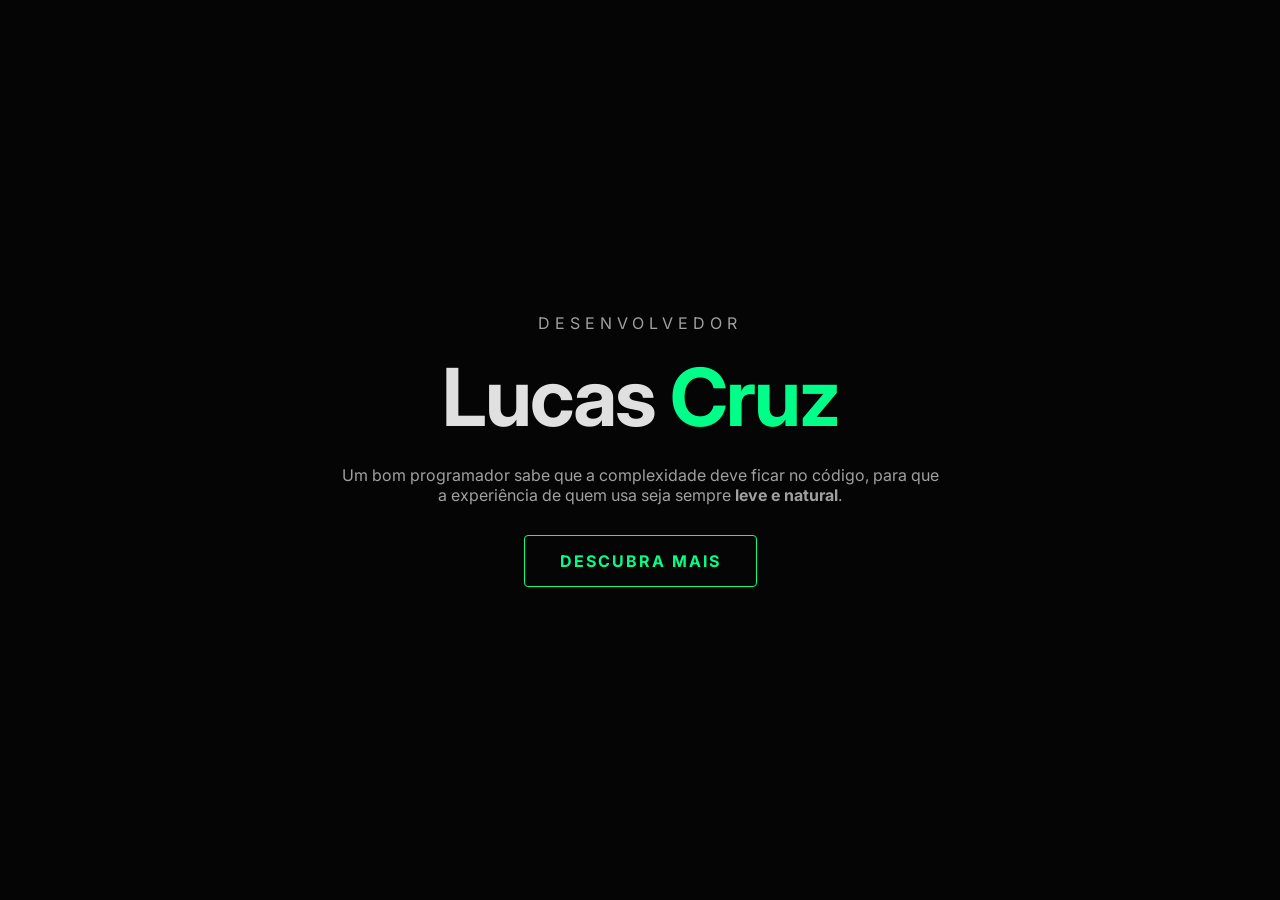
<file: index.html>
<!DOCTYPE html>
<html lang="pt-br">
<head>
    <meta charset="UTF-8">
    <meta name="viewport" content="width=device-width, initial-scale=1.0">
    <title>Lucas Cruz | Desenvolvedor</title>
    <link rel="preconnect" href="https://fonts.googleapis.com">
    <link href="https://fonts.googleapis.com/css2?family=Inter:wght@300;400;700&display=swap" rel="stylesheet">
    <link rel="shortcut icon" href="lucas.ico" type="image/x-icon">
    <link rel="stylesheet" href="index.css">
</head>
<body style="overflow: hidden;"> <header id="hero-header">
        <div class="container" style="position: relative; z-index: 2;">
            <p class="subtitle">Desenvolvedor</p>
            <h1>
                <span class="white-glow">Lucas</span> 
                <span class="accent">Cruz</span>
            </h1>
            <p style="color: var(--text-dim); margin: 0 auto 30px; max-width: 600px;">
                Um bom programador sabe que a complexidade deve ficar no código, para que a experiência de quem usa seja sempre <b>leve e natural</b>.
            </p>
            <a href="portifolio.html" class="btn">Descubra Mais</a>
        </div>
        <div class="cursor-glow"></div>
    </header>

    <script src="index.js"></script>
</body>
</html>
</file>
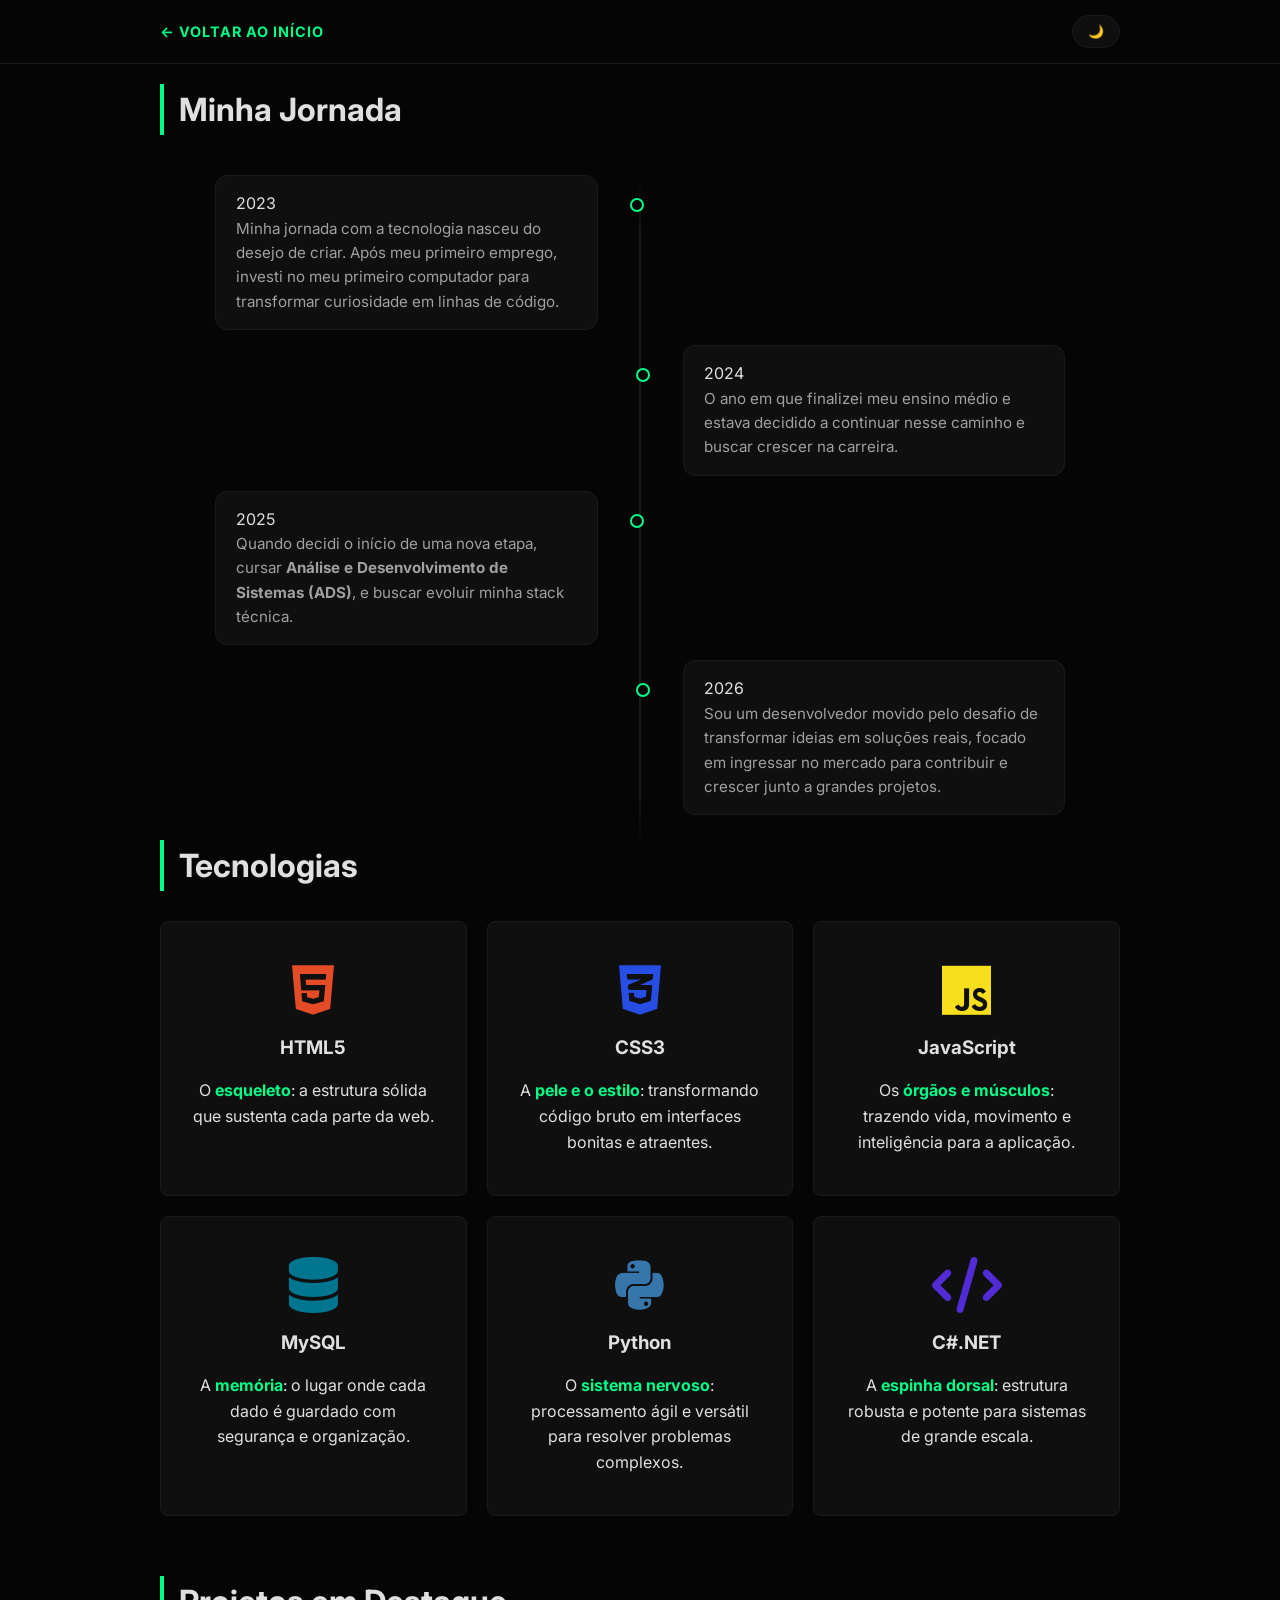
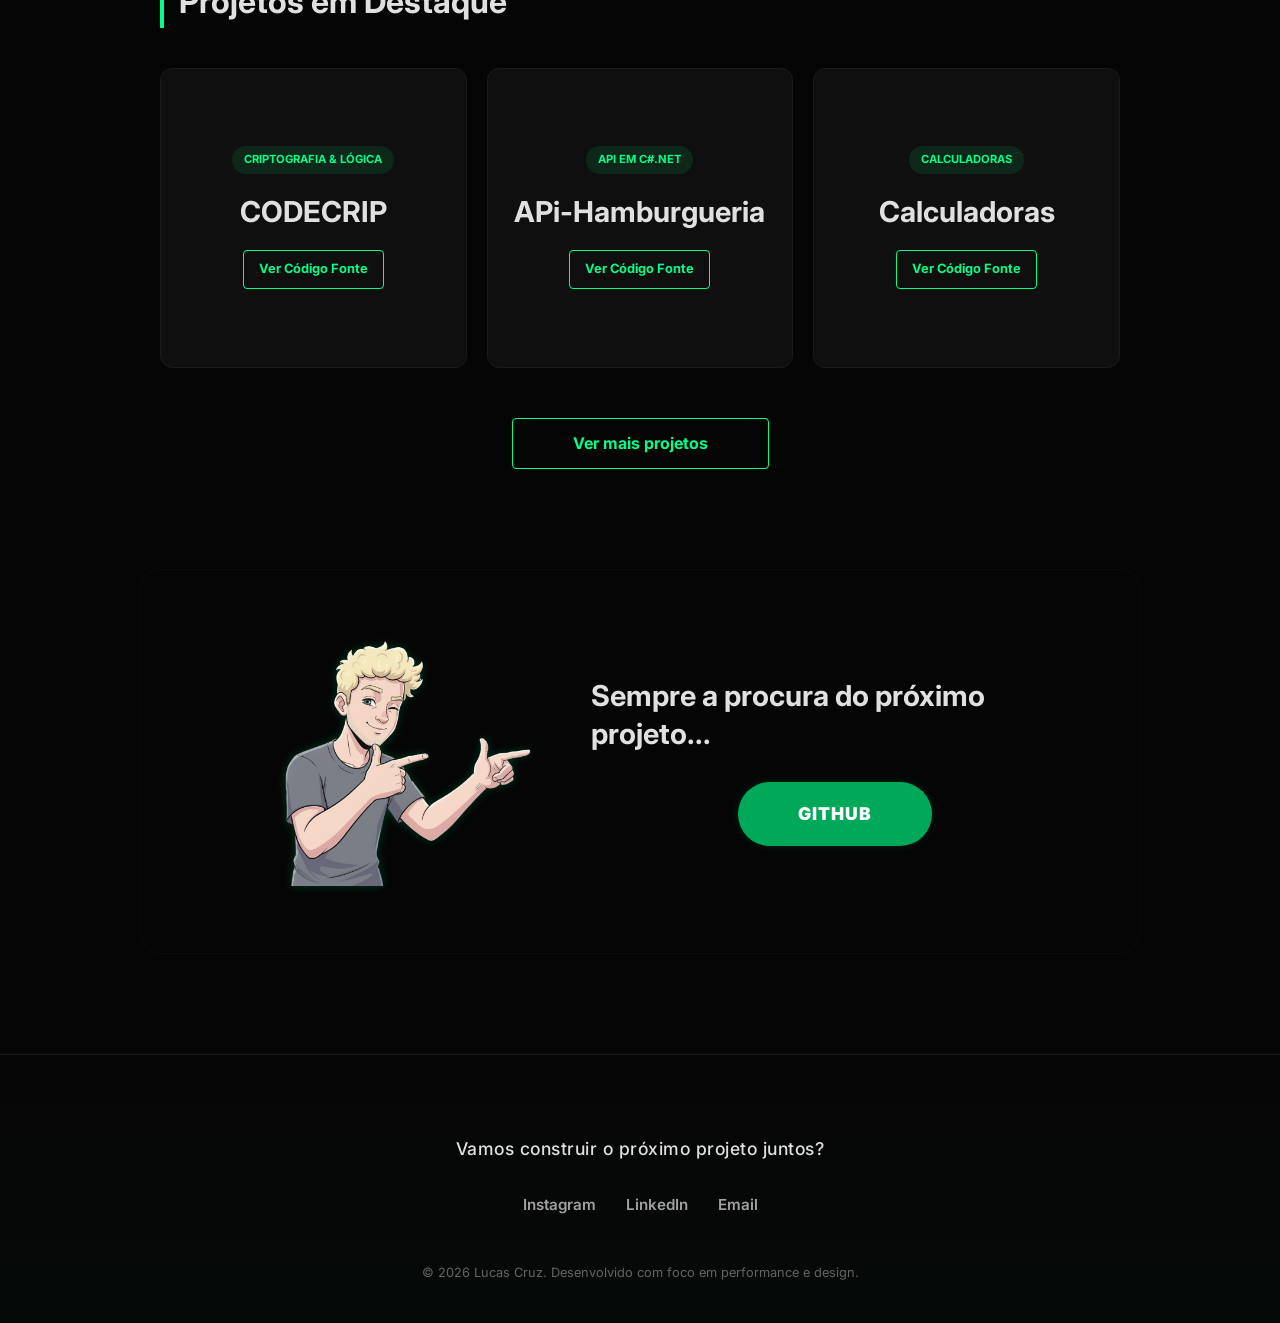
<file: portifolio.html>
<!DOCTYPE html>
<html lang="pt-br">
<head>
    <meta charset="UTF-8">
    <meta name="viewport" content="width=device-width, initial-scale=1.0">
    <title>Portfólio | Lucas Cruz</title>
    <link rel="preconnect" href="https://fonts.googleapis.com">
    <link href="https://fonts.googleapis.com/css2?family=Inter:wght@300;400;700&display=swap" rel="stylesheet">
    <link rel="stylesheet" href="https://cdnjs.cloudflare.com/ajax/libs/font-awesome/6.4.2/css/all.min.css">
    <link rel="shortcut icon" href="lucas.ico" type="image/x-icon">
    <link rel="stylesheet" href="portifolio.css">
</head>
<body>

<nav>
    <div class="container nav-content">
        <a href="index.html" class="back-link">← VOLTAR AO INÍCIO</a>
        <button id="theme-toggle" class="theme-btn">
            <span class="icon-sun">☀️</span>
            <span class="icon-moon">🌙</span>
        </button>
    </div>
</nav>

    <section id="sobre" class="container">
        <h2 style="margin-top: 20px;">Minha Jornada</h2>
        <div class="timeline">
            <div class="bloon left">
                <span class="time">2023</span>
                <p>Minha jornada com a tecnologia nasceu do desejo de criar. Após meu primeiro emprego, investi no meu primeiro computador para transformar curiosidade em linhas de código.</p>
            </div>
            <div class="bloon right">
                <span class="time">2024</span>
                <p>O ano em que finalizei meu ensino médio e estava decidido a continuar nesse caminho e buscar crescer na carreira.</p>
            </div>
            <div class="bloon left">
                <span class="time">2025</span>
                <p>Quando decidi o início de uma nova etapa, cursar <b>Análise e Desenvolvimento de Sistemas (ADS)</b>, e buscar evoluir minha stack técnica.</p>
            </div>
            <div class="bloon right">
                <span class="time">2026</span>
                <p>Sou um desenvolvedor movido pelo desafio de transformar ideias em soluções reais, focado em ingressar no mercado para contribuir e crescer junto a grandes projetos.</p>
            </div>
        </div>
    </section>

    <section id="techs" class="container">
        <h2>Tecnologias</h2>
        <div class="grid">
            <div class="card tech-card">
                <i class="fa-brands fa-html5" style="color: #e34c26;"></i>
                <h3>HTML5</h3>
                <p>O <b>esqueleto</b>: a estrutura sólida que sustenta cada parte da web.</p>
            </div>
            <div class="card tech-card">
                <i class="fa-brands fa-css3-alt" style="color: #264de4;"></i>
                <h3>CSS3</h3>
                <p>A <b>pele e o estilo</b>: transformando código bruto em interfaces bonitas e atraentes.</p>
            </div>
            <div class="card tech-card">
                <i class="fa-brands fa-js" style="color: #f7df1e;"></i>
                <h3>JavaScript</h3>
                <p>Os <b>órgãos e músculos</b>: trazendo vida, movimento e inteligência para a aplicação.</p>
            </div>
            <div class="card tech-card">
                <i class="fa-solid fa-database" style="color: #00758f;"></i>
                <h3>MySQL</h3>
                <p>A <b>memória</b>: o lugar onde cada dado é guardado com segurança e organização.</p>
            </div>
            <div class="card tech-card">
                <i class="fa-brands fa-python" style="color: #3776ab;"></i>
                <h3>Python</h3>
                <p>O <b>sistema nervoso</b>: processamento ágil e versátil para resolver problemas complexos.</p>
            </div>
            <div class="card tech-card">
                <i class="fa-solid fa-code" style="color: #512bd4;"></i>
                <h3>C#.NET</h3>
                <p>A <b>espinha dorsal</b>: estrutura robusta e potente para sistemas de grande escala.</p>
            </div>
        </div>
    </section>

    <section id="projetos" class="container">
        <h2 style="margin-top: 60px;">Projetos em Destaque</h2>
        
        <div class="projects-grid">
            <div class="project-card-flip">
                <div class="project-card-inner">
                    <div class="project-front">
                        <span class="project-tag">Criptografia & Lógica</span>
                        <h3>CODECRIP</h3>
                        <a href="https://github.com/Lucaslcz/CODECRIP" target="_blank" class="btn-source">Ver Código Fonte</a>
                    </div>
                    <div class="project-back">
                        <p>Aplicação especializada em segurança de dados simples, realizando criptografia via <b>Cifra de César</b> e geração de <b>Hashes</b>.</p>
                    </div>
                </div>
            </div>

            <div class="project-card-flip">
                <div class="project-card-inner">
                    <div class="project-front">
                        <span class="project-tag">API em C#.NET</span>
                        <h3>APi-Hamburgueria</h3>
                        <a href="https://github.com/Lucaslcz/API-Hamburgueria" target="_blank" class="btn-source">Ver Código Fonte</a>
                    </div>
                    <div class="project-back">
                        <p>Um <b>Sistema de simulação de pedidos</b> em uma Hamburgueria, desenvolvido em C#.NET.</p>
                    </div>
                </div>
            </div>

            <div class="project-card-flip">
                <div class="project-card-inner">
                    <div class="project-front">
                        <span class="project-tag">Calculadoras</span>
                        <h3>Calculadoras</h3>
                        <a href="https://github.com/Lucaslcz/CALCULADORAS" target="_blank" class="btn-source">Ver Código Fonte</a>
                    </div>
                    <div class="project-back">
                        <p>
                            Calculadora em <b>PYTHON</b><br>
                            Calculadora em <b>JAVASCRIPT</b><br>
                            Calculadora em <b>C#.NET</b>
                        </p>
                    </div>
                </div>
            </div>
        </div>

        <div class="more-projects">
            <a href="projetos.html" class="btn">Ver mais projetos</a>
        </div>
    </section>

    <section id="cta-github" class="container cta-section">
        <div class="cta-content">
            <div class="avatar-box">
                <img src="avatar.png" alt="Meu Avatar" class="my-avatar">
            </div>
            <div class="cta-text-box">
                <p>Sempre a procura do próximo projeto...</p>
                <a href="https://github.com/Lucaslcz" target="_blank" class="btn-neon">
                    GITHUB
                </a>
            </div>
        </div>
    </section>

    <footer>
        <div class="container">
            <p class="footer-status">Vamos construir o próximo projeto juntos?</p>
            <div class="social-links">
                <a href="https://www.instagram.com/lucas_c_d1/" target="_blank">Instagram</a>
                <a href="https://www.linkedin.com/in/lucas-da-cruz-dias" target="_blank">LinkedIn</a>
                <a href="javascript:void(0)" id="email-link">Email</a>
            </div>
            <p class="copyright">
                &copy; 2026 Lucas Cruz. Desenvolvido com foco em performance e design.
            </p>
        </div>
    </footer>

    <div id="email-modal" class="modal">
        <div class="modal-content">
            <span class="close-modal">&times;</span>
            <h3>Meu E-mail</h3>
            <p id="email-text">lucascruzdias8@gmail.com</p>
            <button onclick="copyEmail()" class="btn-copy">Copiar E-mail</button>
        </div>
    </div>

    <script src="portifolio.js"></script>
</body>
</html>
</file>
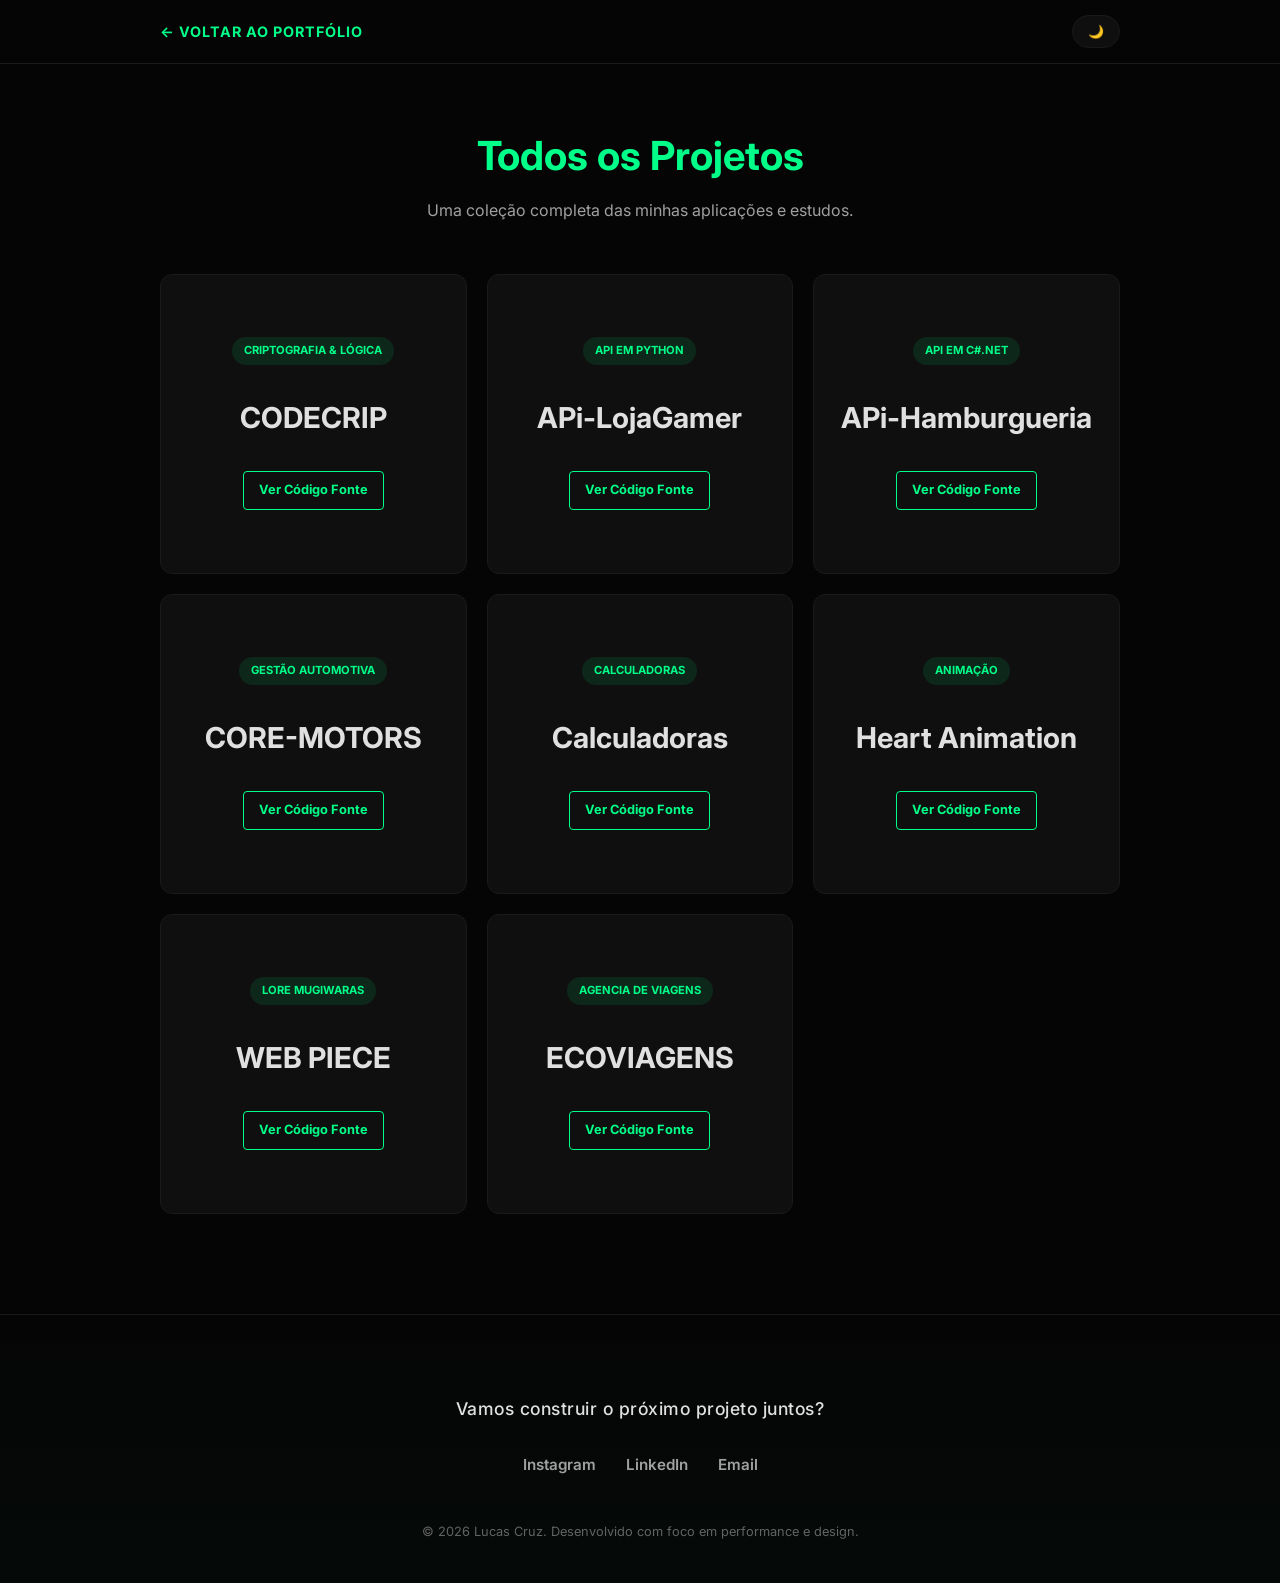
<file: projetos.html>
<!DOCTYPE html>
<html lang="pt-br">
<head>
    <meta charset="UTF-8">
    <meta name="viewport" content="width=device-width, initial-scale=1.0">
    <title>Meus Projetos | Lucas Cruz</title>
    <link rel="preconnect" href="https://fonts.googleapis.com">
    <link href="https://fonts.googleapis.com/css2?family=Inter:wght@300;400;700&display=swap" rel="stylesheet">
    <link rel="stylesheet" href="https://cdnjs.cloudflare.com/ajax/libs/font-awesome/6.4.2/css/all.min.css">
    <link rel="shortcut icon" href="lucas.ico" type="image/x-icon">
    <link rel="stylesheet" href="projetos.css">
    <link rel="stylesheet" href="portifolio.css">
</head>
<body>

    <nav>
        <div class="container nav-content">
            <a href="portifolio.html" class="back-link">← VOLTAR AO PORTFÓLIO</a>
            <button id="theme-toggle" class="theme-btn">
                <span class="icon-sun">☀️</span>
                <span class="icon-moon">🌙</span>
            </button>
        </div>
    </nav>

    <main class="container">
        <header class="section-header">
            <h1>Todos os Projetos</h1>
            <p>Uma coleção completa das minhas aplicações e estudos.</p>
        </header>

        <div class="projects-grid">
            
            <div class="project-card-flip">
                <div class="project-card-inner">
                    <div class="project-front">
                        <span class="project-tag">Criptografia & Lógica</span>
                        <h3>CODECRIP</h3>
                        <a href="https://github.com/Lucaslcz/CODECRIP" target="_blank" class="btn-source">Ver Código Fonte</a>
                    </div>
                    <div class="project-back">
                        <p>Aplicação especializada em segurança de dados simples, realizando criptografia via <b>Cifra de César</b> e geração de <b>Hashes</b>.</p>
                    </div>
                </div>
            </div>
            <div class="project-card-flip">
                <div class="project-card-inner">
                    <div class="project-front">
                        <span class="project-tag">API em Python</span>
                        <h3>APi-LojaGamer</h3>
                        <a href="https://github.com/Lucaslcz/API-LojaGamer" target="_blank" class="btn-source">Ver Código Fonte</a>
                    </div>
                    <div class="project-back">
                        <p>Um <b>Sistema de Gestão de Estoque</b> para uma Loja Gamer 24h, desenvolvido em Python.</p>
                    </div>
                </div>
            </div>

            <div class="project-card-flip">
                <div class="project-card-inner">
                    <div class="project-front">
                        <span class="project-tag">API em C#.NET</span>
                        <h3>APi-Hamburgueria</h3>
                        <a href="https://github.com/Lucaslcz/API-Hamburgueria" target="_blank" class="btn-source">Ver Código Fonte</a>
                    </div>
                    <div class="project-back">
                        <p>Um <b>Sistema de simulação de pedidos</b> em uma Hamburgueria, desenvolvido em C#.NET.</p>
                    </div>
                </div>
            </div>

            <div class="project-card-flip">
                <div class="project-card-inner">
                    <div class="project-front">
                        <span class="project-tag">Gestão Automotiva</span>
                        <h3>CORE-MOTORS</h3>
                        <a href="https://github.com/Lucaslcz/CORE-MOTORS" target="_blank" class="btn-source">Ver Código Fonte</a>
                    </div>
                    <div class="project-back">
                        <p><b>Banco de dados para análise comparativa</b> de modelos de veículos, desenvolvido para ajudar você na escolha do seu próximo carro.</p>
                    </div>
                </div>
            </div>

            <div class="project-card-flip">
                <div class="project-card-inner">
                    <div class="project-front">
                        <span class="project-tag">Calculadoras</span>
                        <h3>Calculadoras</h3>
                        <a href="https://github.com/Lucaslcz/CALCULADORAS" target="_blank" class="btn-source">Ver Código Fonte</a>
                    </div>
                    <div class="project-back">
                        <p>
                            Calculadora em <b>PYTHON</b><br>
                            Calculadora em <b>JAVASCRIPT</b><br>
                            Calculadora em <b>C#.NET</b>
                        </p>
                    </div>
                </div>
            </div>

            <div class="project-card-flip">
                <div class="project-card-inner">
                    <div class="project-front">
                        <span class="project-tag">Animação</span>
                        <h3>Heart Animation</h3>
                        <a href="https://github.com/Lucaslcz/Heart-Animation" target="_blank" class="btn-source">Ver Código Fonte</a>
                    </div>
                    <div class="project-back">
                        <p>Animação de um coração em python</p>
                    </div>
                </div>
            </div>
        
            <div class="project-card-flip">
                <div class="project-card-inner">
                    <div class="project-front">
                        <span class="project-tag">Lore Mugiwaras</span>
                        <h3>WEB PIECE</h3>
                        <a href="https://github.com/Lucaslcz/WEB-PIECE" target="_blank" class="btn-source">Ver Código Fonte</a>
                    </div>
                    <div class="project-back">
                        <p>Este projeto mergulha nos históricos e passados ​​emocionais dos Mugiwaras de One Piece. Com detalhes das perdas, traumas e sonhos iniciais de cada membro da tripulação, mostrando como essas experiências moldaram suas personalidades e realizaram o vínculo inquebrável que os move. É uma análise da fundação do bando do Chapéu de Palha..</p>
                    </div>
                </div>
            </div>

           <div class="project-card-flip">
                <div class="project-card-inner">
                    <div class="project-front">
                        <span class="project-tag">Agencia de Viagens</span>
                        <h3>ECOVIAGENS</h3>
                        <a href="https://github.com/Lucaslcz/ECOVIAGENS" target="_blank" class="btn-source">Ver Código Fonte</a>
                    </div>
                    <div class="project-back">
                        <p>Uma Agencia de viagens com foco em unir grandes momentos ao seu bolso</p>
                    </div>
                </div>
            </div

        </div>
    </main>

    <footer>
        <div class="container">
            <p class="footer-status">Vamos construir o próximo projeto juntos?</p>
            <div class="social-links">
                <a href="https://www.instagram.com/lucas_c_d1/" target="_blank">Instagram</a>
                <a href="https://www.linkedin.com/in/lucas-da-cruz-dias" target="_blank">LinkedIn</a>
                <a href="javascript:void(0)" id="email-link">Email</a>
            </div>
            <p class="copyright">
                &copy; 2026 Lucas Cruz. Desenvolvido com foco em performance e design.
            </p>
        </div>
    </footer>

    <div id="email-modal" class="modal">
        <div class="modal-content">
            <span class="close-modal">&times;</span>
            <h3>Meu E-mail</h3>
            <p id="email-text">lucascruzdias8@gmail.com</p>
            <button onclick="copyEmail()" class="btn-copy">Copiar E-mail</button>
        </div>
    </div>

    <script src="portifolio.js"></script>
    <script src="projetos.js"></script>

</body>
</html>
</file>
<file: index.css>
:root {
    --bg: #050505;
    --primary: #00ff88;
    --text: #e0e0e0;
    --text-dim: #a0a0a0;
    --mouse-x: 50%;
    --mouse-y: 50%;
}

* { 
    margin: 0; 
    padding: 0; 
    box-sizing: border-box; 
}

body {
    background-color: var(--bg);
    color: var(--text);
    font-family: 'Inter', sans-serif;
    overflow: hidden;
}

header {
    height: 100vh;
    width: 100%;
    display: flex;
    flex-direction: column;
    justify-content: center;
    align-items: center;
    text-align: center;
    position: relative;
    background: var(--bg);
}

.cursor-glow {
    position: absolute;
    top: 0;
    left: 0;
    width: 100%;
    height: 100%;
    pointer-events: none;
    z-index: 1;
    opacity: 0;
    transition: opacity 0.5s ease;
    background: radial-gradient(
        circle 250px at var(--mouse-x) var(--mouse-y), 
        rgba(0, 255, 136, 0.1), 
        transparent 80%
    );
}

header:hover .cursor-glow {
    opacity: 1;
}

.container {
    position: relative;
    z-index: 2;
    max-width: 800px;
    padding: 0 20px;
}

.subtitle {
    font-size: 1rem;
    color: var(--text-dim);
    letter-spacing: 5px;
    text-transform: uppercase;
    margin-bottom: 15px;
}

h1 {
    font-size: clamp(3rem, 10vw, 5rem);
    font-weight: 700;
    letter-spacing: -2px;
    margin-bottom: 20px;
    cursor: default;
    transition: all 0.3s ease;
}

.white-glow, .accent {
    display: inline-block;
    transition: all 0.3s ease;
}

.white-glow { color: var(--text); }
.accent { color: var(--primary); }

h1:has(.white-glow:hover) .white-glow,
h1:has(.white-glow:hover) .accent {
    color: #ffffff;
    text-shadow: 0 0 20px rgba(255, 255, 255, 0.6), 0 0 40px rgba(255, 255, 255, 0.2);
}

h1:has(.accent:hover) .white-glow,
h1:has(.accent:hover) .accent {
    color: var(--primary);
    text-shadow: 0 0 20px rgba(0, 255, 136, 0.8), 0 0 40px rgba(0, 255, 136, 0.3);
}

.description {
    color: var(--text-dim);
    margin: 0 auto 35px;
    max-width: 550px;
    line-height: 1.6;
}

.btn {
    padding: 15px 35px;
    border: 1px solid var(--primary);
    color: var(--primary);
    text-decoration: none;
    font-weight: bold;
    text-transform: uppercase;
    letter-spacing: 2px;
    border-radius: 4px;
    transition: 0.3s ease;
    display: inline-block;
    position: relative;
    z-index: 10;
}

.btn:hover {
    background: var(--primary);
    color: var(--bg);
    box-shadow: 0 0 30px rgba(0, 255, 136, 0.4);
    transform: translateY(-3px);
}
</file>
<file: portifolio.css>
:root {
    --bg: #050505;
    --card-bg: #0f0f0f;
    --primary: #00ff88;
    --text: #e0e0e0;
    --text-dim: #a0a0a0;
    --border: #1a1a1a;
    --accent-green: #00a85a;
}

body.light-mode {
    --bg: #f5f5f5;
    --card-bg: #ffffff;
    --text: #1a1a1a;
    --text-dim: #444444;
    --primary: #00a85a;
    --border: #dddddd;
}

* { 
    margin: 0; 
    padding: 0; 
    box-sizing: border-box; 
}

body {
    background-color: var(--bg);
    color: var(--text);
    font-family: 'Inter', sans-serif;
    line-height: 1.6;
    transition: background-color 0.3s, color 0.3s;
}

.container { 
    max-width: 1000px; 
    margin: 0 auto; 
    padding: 0 20px; 
}

nav {
    background: var(--bg);
    border-bottom: 1px solid var(--border);
    position: sticky;
    top: 0;
    z-index: 100;
    padding: 15px 0;
}

.nav-content {
    display: flex;
    justify-content: space-between;
    align-items: center;
}

.back-link {
    color: var(--primary);
    text-decoration: none;
    font-weight: bold;
    font-size: 0.9rem;
    letter-spacing: 1px;
}

.theme-btn {
    background: var(--card-bg);
    border: 1px solid var(--border);
    color: var(--text);
    padding: 8px 15px;
    cursor: pointer;
    border-radius: 20px;
    font-size: 0.8rem;
    display: flex;
    align-items: center;
    gap: 10px;
}

.theme-btn .icon-sun { display: none; }
body.light-mode .theme-btn .icon-sun { display: inline; }
body.light-mode .theme-btn .icon-moon { display: none; }

section { 
    padding: 120px 0 60px 0; 
}

h2 { 
    font-size: 2rem; 
    margin-bottom: 30px; 
    border-left: 4px solid var(--primary); 
    padding-left: 15px; 
    display: block;
}

.timeline {
    position: relative;
    margin: 0 auto;
    max-width: 850px;
    padding: 10px 0;
}

.timeline::before {
    content: '';
    position: absolute;
    left: 50%;
    width: 2px;
    height: 100%;
    background: linear-gradient(to bottom, transparent, var(--border) 10%, var(--border) 90%, transparent);
    transform: translateX(-50%);
}

.bloon {
    position: relative;
    width: 45%;
    padding: 15px 20px;
    background: var(--card-bg);
    border: 1px solid var(--border);
    border-radius: 12px;
    margin-bottom: 15px;
    transition: 0.3s cubic-bezier(0.175, 0.885, 0.32, 1.275);
    z-index: 1;
}

.bloon:hover {
    border-color: var(--primary);
    transform: scale(1.03);
}

.bloon::before {
    content: '';
    position: absolute;
    top: 22px;
    width: 10px;
    height: 10px;
    background: var(--bg);
    border: 2px solid var(--primary);
    border-radius: 50%;
    z-index: 2;
}

.year-tag {
    font-weight: 800;
    color: var(--primary);
    font-size: 0.85rem;
    display: block;
    margin-bottom: 5px;
}

.bloon.left { float: left; clear: both; text-align: left; }
.bloon.left::before { right: -12.5%; }

.bloon.right { float: right; clear: both; text-align: left; }
.bloon.right::before { left: -12.5%; }

.bloon p { font-size: 0.95rem; color: var(--text-dim); }

.timeline::after { content: ""; display: table; clear: both; }

.grid { 
    display: grid; 
    grid-template-columns: repeat(auto-fit, minmax(280px, 1fr)); 
    gap: 20px; 
}

.tech-card {
    background: var(--card-bg);
    padding: 40px 30px;
    border-radius: 8px;
    border: 1px solid var(--border);
    transition: 0.3s ease;
    text-align: center;
    display: flex;
    flex-direction: column;
    align-items: center;
    gap: 15px;
}

.tech-card i {
    font-size: 3.5rem;
    transition: 0.4s cubic-bezier(0.175, 0.885, 0.32, 1.275);
    display: block;
}

.tech-card:hover {
    border-color: var(--primary);
    transform: translateY(-5px);
}

.tech-card:hover i {
    transform: scale(1.2) rotate(8deg);
}

.tech-card p b {
    color: var(--primary);
}

.projects-grid {
    display: grid;
    grid-template-columns: repeat(auto-fit, minmax(300px, 1fr));
    gap: 20px;
    margin-top: 40px;
}

.project-card-flip {
    background-color: transparent;
    height: 300px;
    perspective: 1000px;
}

.project-card-inner {
    position: relative;
    width: 100%;
    height: 100%;
    text-align: center;
    transition: transform 0.6s;
    transform-style: preserve-3d;
    cursor: pointer;
}

.project-card-inner.flipped {
    transform: rotateY(180deg);
}

.project-front, .project-back {
    position: absolute;
    width: 100%;
    height: 100%;
    backface-visibility: hidden;
    display: flex;
    flex-direction: column;
    align-items: center;
    justify-content: center;
    border-radius: 12px;
    border: 1px solid var(--border);
    padding: 20px;
}

.project-front {
    background-color: var(--card-bg);
}

.project-back {
    background-color: var(--primary);
    color: #050505;
    transform: rotateY(180deg);
}

.project-back p {
    font-weight: 600;
    line-height: 1.4;
}

.project-front h3 {
    font-size: 1.8rem;
    margin: 15px 0;
}

.project-tag {
    font-size: 0.7rem;
    background: rgba(0, 255, 136, 0.1);
    color: var(--primary);
    padding: 5px 12px;
    border-radius: 20px;
    font-weight: bold;
    text-transform: uppercase;
}

.btn-source {
    padding: 8px 15px;
    border: 1px solid var(--primary);
    color: var(--primary);
    text-decoration: none;
    font-size: 0.8rem;
    font-weight: bold;
    border-radius: 4px;
    transition: 0.3s;
}

.btn-source:hover {
    background: var(--primary);
    color: #050505;
}

.more-projects {
    text-align: center;
    margin-top: 50px;
}

.btn {
    padding: 12px 60px;
    min-width: 250px;
    border: 1px solid var(--primary);
    color: var(--primary);
    text-decoration: none;
    font-weight: bold;
    border-radius: 4px;
    display: inline-block;
    transition: 0.3s;
    text-align: center;
}

.btn:hover {
    background: var(--primary);
    color: var(--bg);
}

.cta-section {
    padding: 100px 0;
    overflow: hidden;
}

.cta-content {
    display: flex;
    align-items: center;
    justify-content: center;
    gap: 40px;
    background: transparent;
    border-radius: 20px;
    padding: 60px;
    border: 1px solid rgba(26, 26, 26, 0.3);
}

.avatar-box {
    flex: 0 0 auto;
}

.my-avatar {
    max-width: 350px;
    height: auto;
    filter: drop-shadow(0 0 5px rgba(0, 255, 136, 0.2)); 
}

.cta-text-box {
    flex: 1;
    display: flex;
    flex-direction: column;
    align-items: flex-start;
    text-align: left;
}

.cta-text-box p {
    font-size: 1.8rem;
    font-weight: 700;
    margin-bottom: 30px;
    line-height: 1.3;
    color: var(--text);
}

.btn-neon {
    display: flex;
    align-items: center;
    justify-content: center;
    align-self: center;
    padding: 18px 60px;
    background-color: var(--accent-green);
    color: #fff;
    text-decoration: none;
    font-weight: 900;
    font-size: 1.1rem;
    border-radius: 50px;
    letter-spacing: 1px;
    box-shadow: 0 0 8px rgba(0, 168, 90, 0.2);
    transition: 0.4s cubic-bezier(0.175, 0.885, 0.32, 1.275);
}

.btn-neon i {
    font-size: 1.4rem;
}

.btn-neon:hover {
    transform: scale(1.05);
    box-shadow: 0 0 15px rgba(0, 168, 90, 0.4);
    filter: brightness(1.1);
}

footer { 
    text-align: center; 
    padding: 80px 0 40px 0; 
    border-top: 1px solid var(--border);
    background: linear-gradient(to bottom, transparent, rgba(0, 255, 136, 0.02));
}

.footer-status {
    font-size: 1.1rem;
    color: var(--text);
    font-weight: 500;
    margin-bottom: 25px;
    letter-spacing: 0.5px;
}

.social-links {
    display: flex;
    justify-content: center;
    gap: 30px;
    margin-bottom: 40px;
}

.social-links a { 
    color: var(--text-dim); 
    text-decoration: none; 
    font-weight: 600;
    font-size: 0.95rem;
    transition: 0.3s ease;
    position: relative;
    padding: 5px 0;
}

.social-links a::after {
    content: '';
    position: absolute;
    bottom: 0;
    left: 0;
    width: 0;
    height: 2px;
    background-color: var(--accent-green);
    transition: 0.3s ease;
}

.social-links a:hover { 
    color: var(--accent-green); 
}

.social-links a:hover::after {
    width: 100%;
}

.copyright {
    font-size: 0.8rem;
    color: var(--text-dim);
    opacity: 0.6;
    margin-top: 30px;
}

.modal {
    display: none;
    position: fixed;
    z-index: 1000;
    left: 0;
    top: 0;
    width: 100%;
    height: 100%;
    background-color: rgba(0, 0, 0, 0.8);
    backdrop-filter: blur(5px);
    align-items: center;
    justify-content: center;
}

.modal-content {
    background-color: var(--card-bg);
    padding: 40px;
    border: 1px solid var(--accent-green);
    border-radius: 20px;
    text-align: center;
    position: relative;
    max-width: 400px;
    width: 90%;
    box-shadow: 0 10px 30px rgba(0,0,0,0.5);
}

.close-modal {
    position: absolute;
    right: 20px;
    top: 15px;
    font-size: 24px;
    cursor: pointer;
    color: var(--text-dim);
}

.close-modal:hover { color: var(--accent-green); }

.modal-content h3 { margin-bottom: 15px; color: var(--accent-green); }

.modal-content p {
    font-size: 1.1rem;
    margin-bottom: 25px;
    word-break: break-all;
}

.btn-copy {
    background: var(--accent-green);
    color: white;
    border: none;
    padding: 10px 20px;
    border-radius: 8px;
    cursor: pointer;
    font-weight: bold;
    transition: 0.3s;
}

.btn-copy:hover { filter: brightness(1.2); }

@media (max-width: 850px) {
    section { padding: 80px 0 40px 0; }
    .timeline::before { left: 10px; }
    .bloon { width: calc(100% - 40px); float: right !important; text-align: left !important; }
    .bloon::before { left: -32px !important; }
    .projects-grid { grid-template-columns: 1fr; }
    .cta-content { flex-direction: column; text-align: center; padding: 40px 20px; gap: 30px; }
    .avatar-box { justify-content: center; }
    .cta-text-box { align-items: center; text-align: center; }
    .my-avatar { max-width: 260px; }
    .social-links { gap: 15px; flex-wrap: wrap; }
}
</file>
<file: projetos.css>
:root {
    --bg: #050505;
    --card-bg: #0f0f0f;
    --primary: #00ff88;
    --text: #e0e0e0;
    --text-dim: #a0a0a0;
    --border: #1a1a1a;
}

body.light-mode {
    --bg: #f5f5f5;
    --card-bg: #ffffff;
    --text: #1a1a1a;
    --text-dim: #444444;
    --primary: #00a85a;
    --border: #dddddd;
}

* { margin: 0; padding: 0; box-sizing: border-box; }

body {
    background-color: var(--bg);
    color: var(--text);
    font-family: 'Inter', sans-serif;
    transition: 0.3s;
}

.container { max-width: 1100px; margin: 0 auto; padding: 0 20px; }

nav {
    padding: 20px 0;
    border-bottom: 1px solid var(--border);
    margin-bottom: 60px;
}

.nav-content { display: flex; justify-content: space-between; align-items: center; }

.back-link {
    color: var(--primary);
    text-decoration: none;
    font-weight: bold;
    font-size: 0.8rem;
}

.theme-btn {
    background: var(--card-bg);
    border: 1px solid var(--border);
    color: var(--text);
    padding: 8px 15px;
    cursor: pointer;
    border-radius: 20px;
}

.theme-btn .icon-sun { display: none; }
body.light-mode .theme-btn .icon-sun { display: inline; }
body.light-mode .theme-btn .icon-moon { display: none; }

.section-header {
    text-align: center;
    margin-bottom: 50px;
}

.section-header h1 {
    font-size: 2.5rem;
    margin-bottom: 10px;
    color: var(--primary);
}

.section-header p {
    color: var(--text-dim);
}

.projects-grid {
    display: grid;
    grid-template-columns: repeat(auto-fill, minmax(300px, 1fr));
    gap: 30px;
    padding-bottom: 100px;
}

.project-card-flip {
    height: 300px;
    perspective: 1000px;
}

.project-card-inner {
    position: relative;
    width: 100%;
    height: 100%;
    text-align: center;
    transition: transform 0.6s;
    transform-style: preserve-3d;
    cursor: pointer;
}

.project-card-inner.flipped {
    transform: rotateY(180deg);
}

.project-front, .project-back {
    position: absolute;
    width: 100%;
    height: 100%;
    backface-visibility: hidden;
    display: flex;
    flex-direction: column;
    align-items: center;
    justify-content: center;
    border-radius: 12px;
    border: 1px solid var(--border);
    padding: 25px;
}

.project-front { background: var(--card-bg); }

.project-back {
    background: var(--primary);
    color: #050505;
    transform: rotateY(180deg);
}

.project-back p { font-weight: 600; }

.project-tag {
    font-size: 0.7rem;
    background: rgba(0, 255, 136, 0.1);
    color: var(--primary);
    padding: 5px 12px;
    border-radius: 20px;
    font-weight: bold;
    margin-bottom: 15px;
}

.btn-source {
    margin-top: 15px;
    padding: 8px 15px;
    border: 1px solid var(--primary);
    color: var(--primary);
    text-decoration: none;
    font-size: 0.8rem;
    font-weight: bold;
    border-radius: 4px;
    transition: 0.3s;
}

.btn-source:hover { background: var(--primary); color: #050505; }

@media (max-width: 600px) {
    .section-header h1 { font-size: 1.8rem; }
}
</file>
